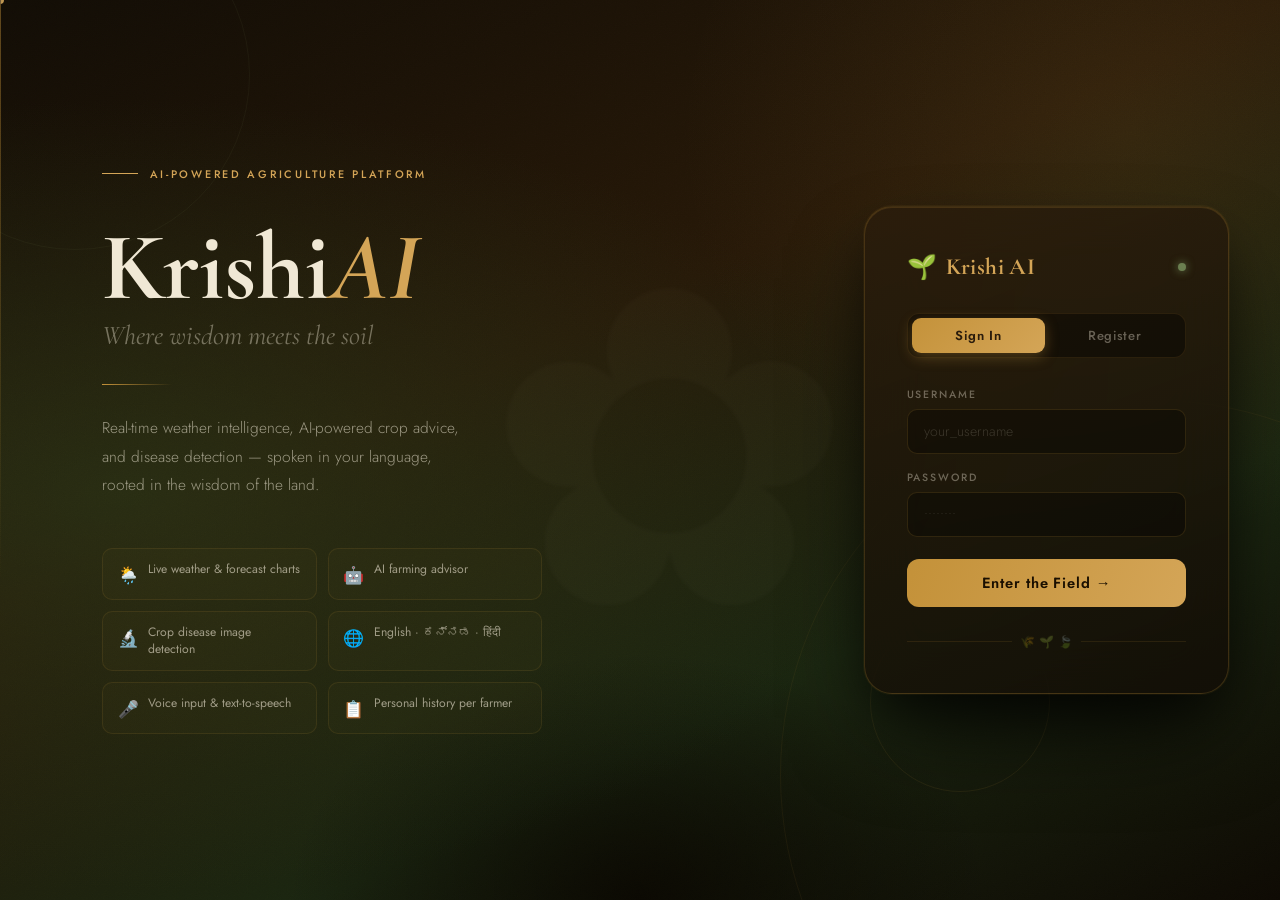
<file: templates/index.html>
<!DOCTYPE html>
<html lang="en">
<head>
<meta charset="UTF-8">
<meta name="viewport" content="width=device-width, initial-scale=1.0">
<title>KrishiAI — Grow Smarter</title>
<link rel="preconnect" href="https://fonts.googleapis.com">
<link href="https://fonts.googleapis.com/css2?family=Cormorant+Garamond:ital,wght@0,400;0,600;0,700;1,400;1,600&family=Jost:wght@300;400;500;600&display=swap" rel="stylesheet">
<style>
:root {
  --soil:   #120d06;
  --bark:   #2a1c0c;
  --moss:   #2a3818;
  --fern:   #3d5828;
  --sage:   #6b7f50;
  --wheat:  #c4923a;
  --amber:  #d4a557;
  --pollen: #e8c070;
  --cream:  #f0e8d5;
  --border: rgba(196,146,58,0.22);
  --mist:   rgba(240,232,213,0.05);
}
*, *::before, *::after { box-sizing: border-box; margin: 0; padding: 0; }
html, body { height: 100%; }
body {
  font-family: 'Jost', sans-serif;
  background: var(--soil);
  color: var(--cream);
  min-height: 100vh;
  overflow-x: hidden;
}

/* ── WORLD BG ── */
.world { position: fixed; inset: 0; z-index: 0; overflow: hidden; pointer-events: none; }
.world::before {
  content: '';
  position: absolute; inset: 0;
  background:
    radial-gradient(ellipse 110% 80% at 10% 55%, rgba(42,56,24,0.65) 0%, transparent 55%),
    radial-gradient(ellipse 70% 90% at 88% 15%, rgba(196,146,58,0.1) 0%, transparent 50%),
    radial-gradient(ellipse 50% 50% at 50% 100%, rgba(10,7,2,0.9) 0%, transparent 55%),
    linear-gradient(155deg, #120d06 0%, #261808 40%, #1a2510 70%, #0e0a04 100%);
}
.grain-layer {
  position: absolute; inset: -60%; width: 220%; height: 220%;
  background-image: url("data:image/svg+xml,%3Csvg xmlns='http://www.w3.org/2000/svg' width='300' height='300'%3E%3Cfilter id='n'%3E%3CfeTurbulence type='fractalNoise' baseFrequency='0.9' numOctaves='4' stitchTiles='stitch'/%3E%3CfeColorMatrix type='saturate' values='0'/%3E%3C/filter%3E%3Crect width='100%25' height='100%25' filter='url(%23n)' opacity='0.15'/%3E%3C/svg%3E");
  animation: grainDrift 8s linear infinite;
  mix-blend-mode: soft-light;
  opacity: 0.6;
}
@keyframes grainDrift { 0%{transform:translate(0,0)} 100%{transform:translate(3%,3%)} }

/* Concentric rings */
.ring {
  position: absolute; border-radius: 50%;
  border: 1px solid rgba(196,146,58,0.07);
  animation: ringPulse 14s ease-in-out infinite;
}
.ring:nth-child(1){width:500px;height:500px;top:-180px;left:-180px;animation-delay:0s;}
.ring:nth-child(2){width:350px;height:350px;top:-100px;left:-100px;border-color:rgba(107,127,80,0.09);animation-delay:-5s;}
.ring:nth-child(3){width:750px;height:750px;bottom:-250px;right:-250px;animation-delay:-9s;}
.ring:nth-child(4){width:180px;height:180px;bottom:12%;right:18%;border-color:rgba(196,146,58,0.1);animation-delay:-3s;}
@keyframes ringPulse { 0%,100%{transform:scale(1);opacity:.8} 50%{transform:scale(1.06);opacity:1} }

/* Light shafts */
.shaft {
  position: absolute; top: 0;
  width: 1px; height: 100vh;
  background: linear-gradient(180deg, rgba(196,146,58,0.18) 0%, transparent 65%);
  transform-origin: top;
  animation: shaftSway 18s ease-in-out infinite;
}
.shaft:nth-child(1){ left: 18%; }
.shaft:nth-child(2){ left: 40%; animation-delay:-6s; opacity:.5; }
.shaft:nth-child(3){ left: 72%; animation-delay:-12s; opacity:.35; }
@keyframes shaftSway { 0%,100%{transform:scaleX(1) rotate(-1.5deg)} 50%{transform:scaleX(7) rotate(1.5deg)} }

/* Leaf silhouettes */
.lf { position: absolute; font-size: 14rem; opacity: 0; filter: blur(3px);
  animation: lfFloat 22s ease-in-out infinite; pointer-events: none; user-select: none; }
.lf.a { top:-4%; left:-2%; }
.lf.b { bottom:-4%; right:-2%; font-size:22rem; animation-delay:-8s; }
.lf.c { top:42%; left:1%; font-size:9rem; animation-delay:-16s; }
@keyframes lfFloat {
  0%{opacity:0;transform:translateY(18px) rotate(-4deg)}
  20%{opacity:.045} 80%{opacity:.045}
  100%{opacity:0;transform:translateY(-18px) rotate(4deg)}
}

/* ── STAGE ── */
.stage {
  position: relative; z-index: 1;
  min-height: 100vh;
  display: grid;
  grid-template-columns: 1.15fr 440px;
}

/* ── HERO ── */
.hero {
  display: flex; flex-direction: column; justify-content: center;
  padding: 5rem 3rem 5rem 8vw;
  position: relative;
}
.eyebrow {
  display: flex; align-items: center; gap: .7rem;
  margin-bottom: 2.5rem;
  opacity: 0; animation: riseIn .8s .2s ease forwards;
}
.eyebrow-line { width: 36px; height: 1px; background: var(--amber); }
.eyebrow-txt {
  font-size: .68rem; font-weight: 500;
  letter-spacing: .25em; text-transform: uppercase; color: var(--amber);
}
.hero-title {
  font-family: 'Cormorant Garamond', serif;
  font-size: clamp(3.8rem, 7.5vw, 7rem);
  font-weight: 700; line-height: .95;
  color: var(--cream);
  opacity: 0; animation: riseIn .9s .4s ease forwards;
}
.hero-title em { font-style: italic; color: var(--amber); }
.hero-tagline {
  font-family: 'Cormorant Garamond', serif;
  font-size: clamp(1.1rem, 2.2vw, 1.7rem);
  font-weight: 400; font-style: italic;
  color: rgba(240,232,213,.4);
  margin: .4rem 0 2rem;
  opacity: 0; animation: riseIn .9s .55s ease forwards;
}
.divider {
  width: 70px; height: 1px;
  background: linear-gradient(90deg, var(--wheat), transparent);
  margin-bottom: 1.8rem;
  opacity: 0; animation: riseIn .7s .65s ease forwards;
}
.hero-body {
  font-size: .97rem; line-height: 1.85; font-weight: 300;
  color: rgba(240,232,213,.58); max-width: 370px;
  margin-bottom: 3rem;
  opacity: 0; animation: riseIn .8s .75s ease forwards;
}
.feat-grid {
  display: grid; grid-template-columns: 1fr 1fr; gap: .7rem; max-width: 440px;
  opacity: 0; animation: riseIn .8s .9s ease forwards;
}
.feat {
  display: flex; align-items: flex-start; gap: .6rem;
  padding: .75rem .9rem;
  border: 1px solid rgba(196,146,58,0.12); border-radius: 10px;
  background: rgba(196,146,58,0.03);
  transition: all .3s;
}
.feat:hover { border-color: rgba(196,146,58,.32); background: rgba(196,146,58,.07); transform: translateY(-2px); }
.fi { font-size: 1.05rem; flex-shrink: 0; margin-top: 2px; }
.fl { font-size: .76rem; color: rgba(240,232,213,.6); line-height: 1.4; }

/* Subtle background mandala */
.mandala {
  position: absolute; right: -2%; top: 50%;
  transform: translateY(-50%);
  font-size: 28rem; opacity: .018;
  pointer-events: none; filter: blur(2px);
  animation: mandalaSpin 90s linear infinite;
}
@keyframes mandalaSpin { to { transform: translateY(-50%) rotate(360deg); } }

@keyframes riseIn {
  from { opacity: 0; transform: translateY(22px); }
  to { opacity: 1; transform: none; }
}

/* ── AUTH PANEL ── */
.auth-wrap {
  display: flex; align-items: center; justify-content: center;
  padding: 2rem 4vw 2rem 1.5rem;
}
.auth-card {
  width: 100%; max-width: 400px;
  background: linear-gradient(160deg, rgba(42,28,12,.7) 0%, rgba(18,13,6,.8) 100%);
  border: 1px solid var(--border);
  border-radius: 28px;
  padding: 2.6rem;
  backdrop-filter: blur(28px);
  box-shadow:
    inset 0 1px 0 rgba(196,146,58,.18),
    0 0 0 1px rgba(196,146,58,.06),
    0 48px 96px -24px rgba(0,0,0,.8),
    0 24px 48px -12px rgba(0,0,0,.5);
  opacity: 0;
  animation: cardUp 1s .65s cubic-bezier(.16,1,.3,1) forwards;
}
@keyframes cardUp {
  from { opacity: 0; transform: translateY(36px) scale(.96); }
  to { opacity: 1; transform: none; }
}

.card-header {
  display: flex; align-items: center; gap: .6rem;
  margin-bottom: 1.8rem;
}
.ch-icon { font-size: 1.5rem; }
.ch-name {
  font-family: 'Cormorant Garamond', serif;
  font-size: 1.45rem; font-weight: 700; color: var(--amber); letter-spacing: .02em;
}
.ch-dot {
  margin-left: auto;
  width: 8px; height: 8px; border-radius: 50%;
  background: var(--sage);
  box-shadow: 0 0 8px var(--sage);
  animation: dotBlink 2s ease-in-out infinite;
}
@keyframes dotBlink { 0%,100%{opacity:1} 50%{opacity:.3} }

.tabs {
  display: flex;
  background: rgba(0,0,0,.4);
  border: 1px solid rgba(196,146,58,.13);
  border-radius: 12px;
  padding: 4px; gap: 3px;
  margin-bottom: 1.8rem;
}
.tab {
  flex: 1; padding: .52rem .5rem;
  border: none; background: none; border-radius: 9px;
  cursor: pointer;
  font-family: 'Jost', sans-serif;
  font-size: .82rem; font-weight: 500; letter-spacing: .05em;
  color: rgba(240,232,213,.38); transition: all .3s;
}
.tab.active {
  background: linear-gradient(135deg, var(--wheat), var(--amber));
  color: var(--bark); font-weight: 600;
  box-shadow: 0 4px 14px rgba(196,146,58,.35);
}

.field { margin-bottom: 1rem; }
.field label {
  display: block;
  font-size: .66rem; font-weight: 500;
  letter-spacing: .18em; text-transform: uppercase;
  color: rgba(240,232,213,.38); margin-bottom: .42rem;
}
.field input {
  width: 100%;
  padding: .72rem 1rem;
  background: rgba(0,0,0,.32);
  border: 1px solid rgba(196,146,58,.17);
  border-radius: 10px;
  color: var(--cream);
  font-family: 'Jost', sans-serif; font-size: .88rem; font-weight: 300;
  outline: none; transition: all .25s;
  caret-color: var(--amber);
}
.field input:focus {
  border-color: rgba(196,146,58,.55);
  background: rgba(0,0,0,.42);
  box-shadow: 0 0 0 3px rgba(196,146,58,.1);
}
.field input::placeholder { color: rgba(240,232,213,.18); }

.btn-auth {
  width: 100%; margin-top: .4rem;
  padding: .82rem 1rem;
  background: linear-gradient(110deg, #a07030, #c4923a 50%, #d4a557);
  background-size: 200% 100%; background-position: 100% 0;
  border: none; border-radius: 12px;
  color: #1a0f00;
  font-family: 'Jost', sans-serif; font-size: .92rem; font-weight: 600; letter-spacing: .06em;
  cursor: pointer; transition: all .4s ease;
  position: relative; overflow: hidden;
}
.btn-auth::after {
  content: '';
  position: absolute; inset: 0;
  background: linear-gradient(135deg, rgba(255,255,255,.15), transparent 60%);
  opacity: 0; transition: opacity .3s;
}
.btn-auth:hover {
  background-position: 0 0;
  transform: translateY(-2px);
  box-shadow: 0 10px 28px rgba(196,146,58,.45);
}
.btn-auth:hover::after { opacity: 1; }
.btn-auth:active { transform: none; }

.msg {
  display: none; margin-top: .9rem;
  padding: .62rem .85rem;
  border-radius: 9px; font-size: .8rem; line-height: 1.5;
  text-align: center;
  animation: msgPop .3s ease;
}
@keyframes msgPop { from{transform:scale(.96);opacity:0} to{transform:none;opacity:1} }
.msg.error { background: rgba(200,60,60,.11); border: 1px solid rgba(200,60,60,.22); color: #ff9494; }
.msg.success { background: rgba(80,160,80,.11); border: 1px solid rgba(80,160,80,.22); color: #8ddc8d; }

.form-view { display: none; }
.form-view.active { display: block; }

.card-foot {
  display: flex; align-items: center; gap: .5rem;
  margin-top: 1.6rem; opacity: .25;
}
.cf-line { flex: 1; height: 1px; background: rgba(196,146,58,.5); }

/* ── RESPONSIVE ── */
@media (max-width: 860px) {
  .stage { grid-template-columns: 1fr; }
  .hero { padding: 3rem 2rem 2rem; align-items: center; text-align: center; }
  .hero-body, .feat-grid { display: none; }
  .mandala, .eyebrow-line { display: none; }
  .auth-wrap { padding: 1.5rem 1.5rem 3rem; }
}

/* ── CURSOR ── */
#crsr {
  position: fixed; width: 8px; height: 8px;
  background: var(--amber); border-radius: 50%;
  pointer-events: none; z-index: 9999;
  transform: translate(-50%,-50%);
  transition: width .2s, height .2s, background .2s;
  mix-blend-mode: difference;
}
</style>
</head>
<body>

<div id="crsr"></div>

<div class="world">
  <div class="grain-layer"></div>
  <div class="ring"></div><div class="ring"></div><div class="ring"></div><div class="ring"></div>
  <div class="shaft"></div><div class="shaft"></div><div class="shaft"></div>
  <span class="lf a">🌿</span><span class="lf b">🌾</span><span class="lf c">🍃</span>
</div>

<div class="stage">

  <!-- LEFT -->
  <div class="hero">
    <div class="mandala">✿</div>
    <div class="eyebrow">
      <div class="eyebrow-line"></div>
      <span class="eyebrow-txt">AI-Powered Agriculture Platform</span>
    </div>
    <h1 class="hero-title">Krishi<em>AI</em></h1>
    <p class="hero-tagline">Where wisdom meets the soil</p>
    <div class="divider"></div>
    <p class="hero-body">
      Real-time weather intelligence, AI-powered crop advice,
      and disease detection — spoken in your language, rooted
      in the wisdom of the land.
    </p>
    <div class="feat-grid">
      <div class="feat"><span class="fi">🌦️</span><span class="fl">Live weather &amp; forecast charts</span></div>
      <div class="feat"><span class="fi">🤖</span><span class="fl">AI farming advisor</span></div>
      <div class="feat"><span class="fi">🔬</span><span class="fl">Crop disease image detection</span></div>
      <div class="feat"><span class="fi">🌐</span><span class="fl">English · ಕನ್ನಡ · हिंदी</span></div>
      <div class="feat"><span class="fi">🎤</span><span class="fl">Voice input &amp; text-to-speech</span></div>
      <div class="feat"><span class="fi">📋</span><span class="fl">Personal history per farmer</span></div>
    </div>
  </div>

  <!-- RIGHT -->
  <div class="auth-wrap">
    <div class="auth-card">
      <div class="card-header">
        <span class="ch-icon">🌱</span>
        <span class="ch-name">Krishi AI</span>
        <span class="ch-dot"></span>
      </div>

      <div class="tabs">
        <button class="tab active" onclick="switchTab('login')">Sign In</button>
        <button class="tab" onclick="switchTab('signup')">Register</button>
      </div>

      <div class="form-view active" id="loginForm">
        <div class="field"><label>Username</label>
          <input id="loginUser" type="text" placeholder="your_username" autocomplete="username"></div>
        <div class="field"><label>Password</label>
          <input id="loginPass" type="password" placeholder="••••••••" autocomplete="current-password"></div>
        <button class="btn-auth" onclick="doLogin()">Enter the Field →</button>
        <div class="msg" id="loginMsg"></div>
      </div>

      <div class="form-view" id="signupForm">
        <div class="field"><label>Username</label>
          <input id="signupUser" type="text" placeholder="choose_a_name" autocomplete="username"></div>
        <div class="field"><label>Email</label>
          <input id="signupEmail" type="email" placeholder="farmer@village.com"></div>
        <div class="field"><label>Password</label>
          <input id="signupPass" type="password" placeholder="••••••••" autocomplete="new-password"></div>
        <button class="btn-auth" onclick="doSignup()">Create Account →</button>
        <div class="msg" id="signupMsg"></div>
      </div>

      <div class="card-foot">
        <div class="cf-line"></div><span style="font-size:.75rem">🌾 🌱 🍃</span><div class="cf-line"></div>
      </div>
    </div>
  </div>

</div>

<script>
const crsr = document.getElementById('crsr');
document.addEventListener('mousemove', e => {
  crsr.style.left = e.clientX + 'px'; crsr.style.top = e.clientY + 'px';
});
document.querySelectorAll('button,input,a').forEach(el => {
  el.addEventListener('mouseenter', () => { crsr.style.width='18px'; crsr.style.height='18px'; });
  el.addEventListener('mouseleave', () => { crsr.style.width='8px'; crsr.style.height='8px'; });
});

function switchTab(tab) {
  document.querySelectorAll('.tab').forEach((t,i) =>
    t.classList.toggle('active', (i===0&&tab==='login')||(i===1&&tab==='signup')));
  document.getElementById('loginForm').classList.toggle('active', tab==='login');
  document.getElementById('signupForm').classList.toggle('active', tab==='signup');
}
function showMsg(id, text, type) {
  const el = document.getElementById(id);
  el.textContent = text; el.className=`msg ${type}`; el.style.display='block';
  if (type==='success') setTimeout(()=>el.style.display='none', 3500);
}
async function doLogin() {
  const u=document.getElementById('loginUser').value.trim(), p=document.getElementById('loginPass').value;
  if(!u||!p){showMsg('loginMsg','Please fill in all fields.','error');return;}
  const r=await fetch('/login',{method:'POST',headers:{'Content-Type':'application/json'},body:JSON.stringify({username:u,password:p})});
  const d=await r.json();
  if(r.ok){window.location.reload();}else{showMsg('loginMsg',d.error,'error');}
}
async function doSignup() {
  const u=document.getElementById('signupUser').value.trim(),
        e=document.getElementById('signupEmail').value.trim(),
        p=document.getElementById('signupPass').value;
  if(!u||!e||!p){showMsg('signupMsg','All fields are required.','error');return;}
  const r=await fetch('/signup',{method:'POST',headers:{'Content-Type':'application/json'},body:JSON.stringify({username:u,email:e,password:p})});
  const d=await r.json();
  if(r.ok){showMsg('signupMsg','✓ Account created! Signing you in…','success');setTimeout(()=>window.location.reload(),1400);}
  else{showMsg('signupMsg',d.error,'error');}
}
document.addEventListener('keydown', e => {
  if(e.key==='Enter') document.querySelector('.form-view.active .btn-auth')?.click();
});
</script>
</body>
</html>
</file>
